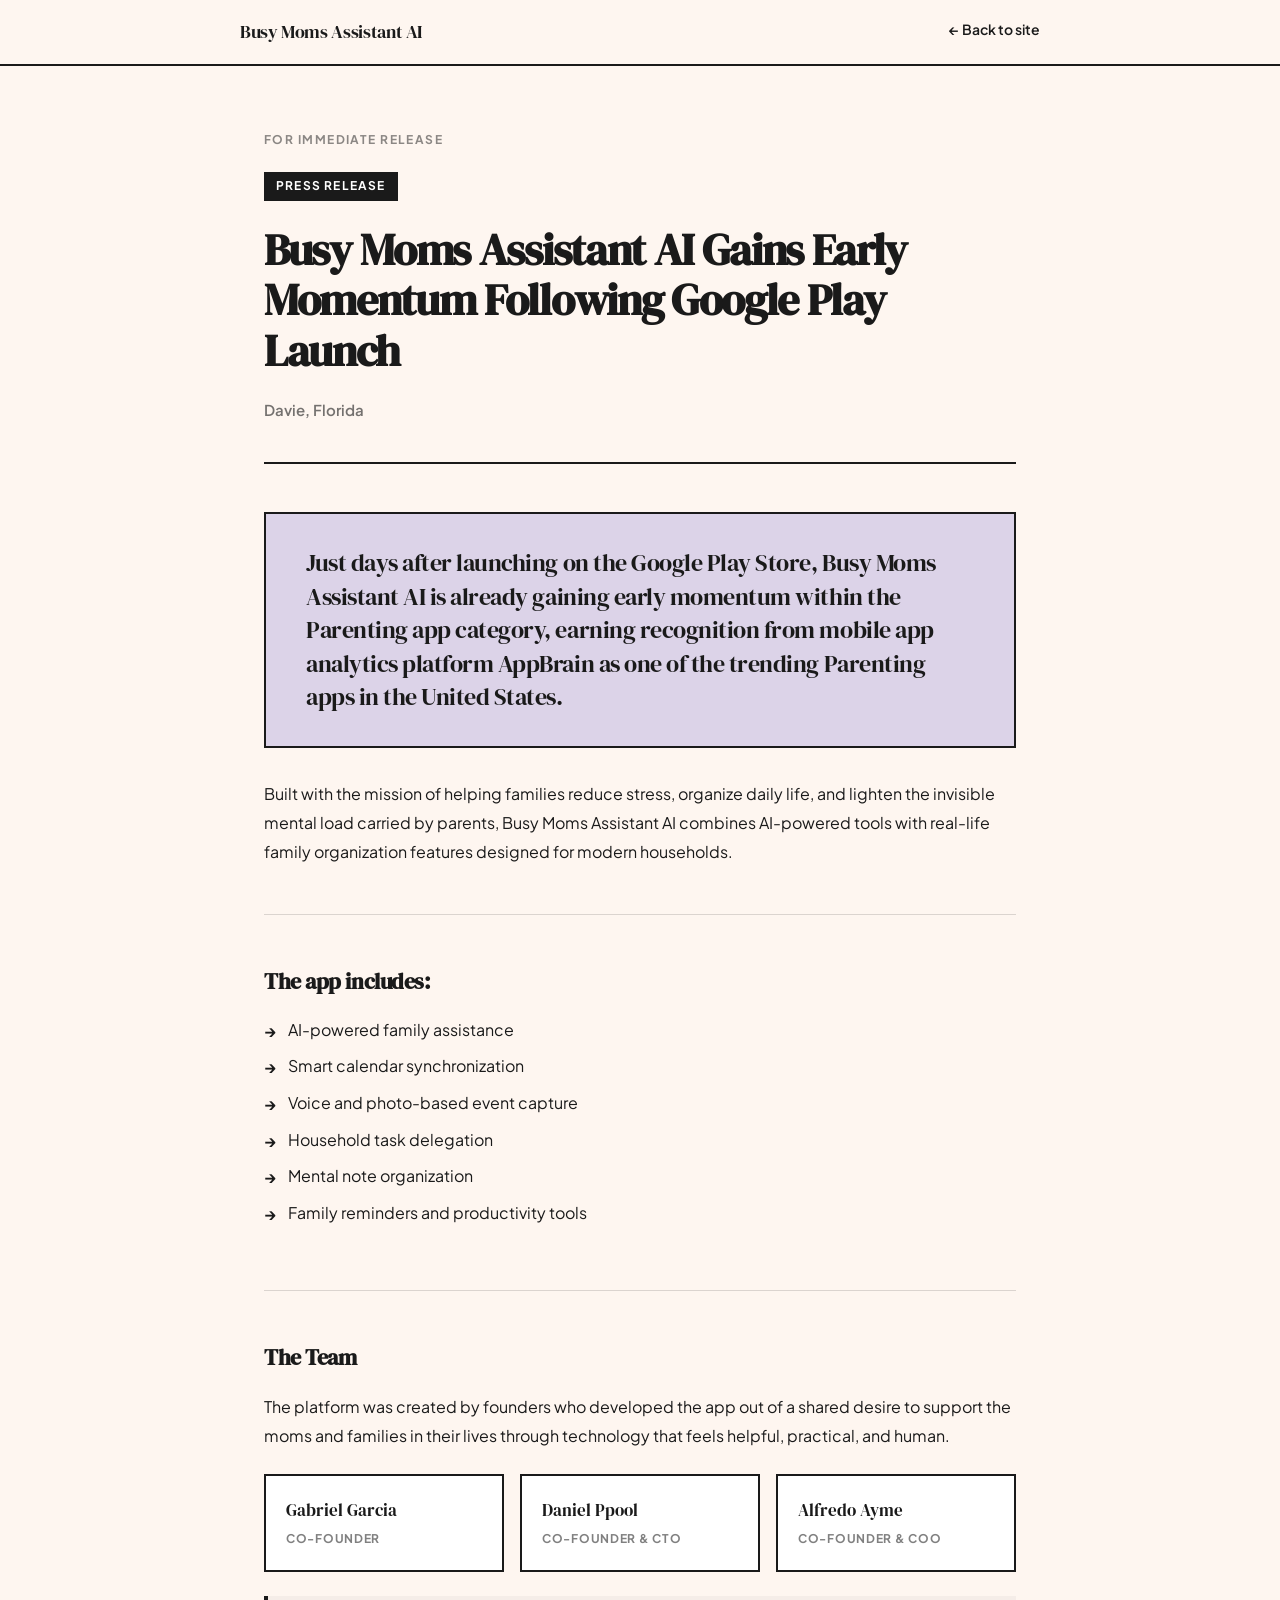
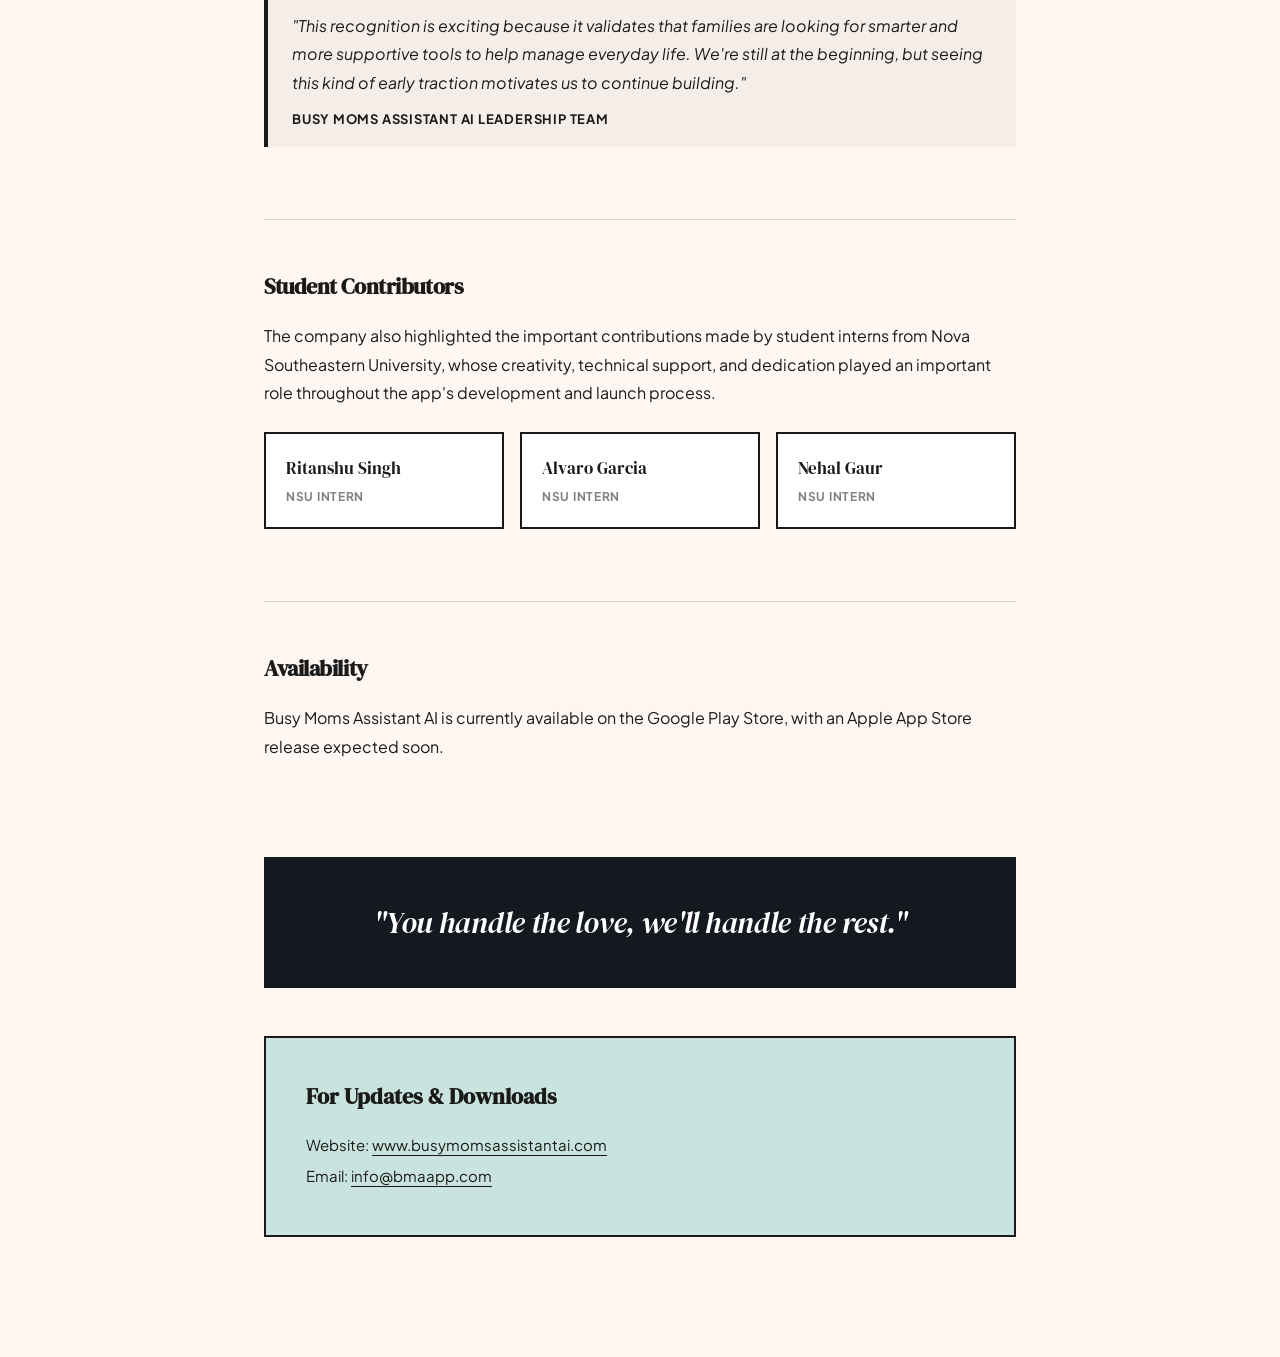
<file: press-release-2.html>
<!DOCTYPE html>
<html lang="en">
<head>
  <meta charset="UTF-8">
  <meta name="viewport" content="width=device-width, initial-scale=1.0">
  <title>Press Release — Busy Moms Assistant AI Gains Early Momentum</title>
  <meta name="description" content="News from Busy Moms Assistant AI: early momentum following our Google Play launch.">
  <link rel="canonical" href="https://www.busymomsassistantai.com/press-release">
  <link rel="icon" href="/favicon.ico" sizes="any">
  <link rel="icon" href="/Images/favicon-32.png" type="image/png" sizes="32x32">
  <link rel="apple-touch-icon" href="/Images/apple-touch-icon.png">
  <meta property="og:type" content="website">
  <meta property="og:site_name" content="Busy Moms Assistant AI">
  <meta property="og:title" content="Press Release — Busy Moms Assistant AI Gains Early Momentum">
  <meta property="og:description" content="News from Busy Moms Assistant AI: early momentum following our Google Play launch.">
  <meta property="og:url" content="https://www.busymomsassistantai.com/press-release">
  <meta property="og:image" content="https://www.busymomsassistantai.com/Images/og-cover.jpg">
  <meta property="og:image:width" content="1200">
  <meta property="og:image:height" content="630">
  <meta property="og:image:alt" content="Mom hugging her two kids on a picnic blanket in the park">
  <meta name="twitter:card" content="summary_large_image">
  <link rel="preconnect" href="https://fonts.googleapis.com">
  <link rel="preconnect" href="https://fonts.gstatic.com" crossorigin>
  <link href="https://fonts.googleapis.com/css2?family=DM+Serif+Display:ital@0;1&family=Plus+Jakarta+Sans:wght@400;500;600;700&display=swap" rel="stylesheet">
  <style>
    *, *::before, *::after { margin: 0; padding: 0; box-sizing: border-box; }

    :root {
      --cream: #FEF6F0;
      --black: #1a1a1a;
      --dark: #14191f;
      --white: #ffffff;
      --lavender: #DCD3E8;
      --mint: #C9E4DE;
      --font-serif: 'DM Serif Display', Georgia, serif;
      --font-sans: 'Plus Jakarta Sans', system-ui, sans-serif;
      --border: 2px solid var(--black);
      --ease: cubic-bezier(0.25, 0.46, 0.45, 0.94);
    }

    html { scroll-behavior: smooth; }

    body {
      font-family: var(--font-sans);
      background: var(--cream);
      color: var(--black);
      line-height: 1.7;
    }

    a { color: inherit; text-decoration: none; }

    /* ── Nav ── */
    .pr-nav {
      position: sticky;
      top: 0;
      z-index: 100;
      background: var(--cream);
      border-bottom: var(--border);
      padding: 0 24px;
    }
    .pr-nav-inner {
      max-width: 800px;
      margin: 0 auto;
      height: 64px;
      display: flex;
      align-items: center;
      justify-content: space-between;
    }
    .pr-nav-logo {
      font-family: var(--font-serif);
      font-size: 18px;
      letter-spacing: -0.02em;
    }
    .pr-back {
      font-size: 14px;
      font-weight: 600;
      display: flex;
      align-items: center;
      gap: 6px;
      border-bottom: 2px solid transparent;
      padding-bottom: 2px;
      transition: border-color 0.2s var(--ease);
    }
    .pr-back:hover { border-color: var(--black); }

    /* ── Page wrapper ── */
    .pr-page {
      max-width: 800px;
      margin: 0 auto;
      padding: 64px 24px 120px;
    }

    /* ── For Immediate Release banner ── */
    .pr-fir {
      font-family: var(--font-sans);
      font-size: 12px;
      font-weight: 700;
      text-transform: uppercase;
      letter-spacing: 0.12em;
      color: var(--black);
      opacity: 0.5;
      margin-bottom: 20px;
    }

    /* ── Header block ── */
    .pr-header {
      border-bottom: var(--border);
      padding-bottom: 40px;
      margin-bottom: 48px;
    }
    .pr-eyebrow {
      font-family: var(--font-sans);
      font-size: 12px;
      font-weight: 700;
      text-transform: uppercase;
      letter-spacing: 0.1em;
      background: var(--black);
      color: var(--white);
      display: inline-block;
      padding: 4px 12px;
      margin-bottom: 24px;
    }
    .pr-headline {
      font-family: var(--font-serif);
      font-size: clamp(28px, 5vw, 44px);
      line-height: 1.15;
      letter-spacing: -0.03em;
      margin-bottom: 20px;
    }
    .pr-dateline {
      font-size: 15px;
      font-weight: 600;
      color: var(--black);
      opacity: 0.6;
    }

    /* ── Body sections ── */
    .pr-section {
      margin-bottom: 48px;
      padding-bottom: 48px;
      border-bottom: 1px solid rgba(26,26,26,0.15);
    }
    .pr-section:last-of-type { border-bottom: none; }

    .pr-section-title {
      font-family: var(--font-serif);
      font-size: 22px;
      letter-spacing: -0.02em;
      margin-bottom: 16px;
    }
    .pr-body {
      font-size: 16px;
      line-height: 1.8;
      margin-bottom: 16px;
    }
    .pr-body:last-child { margin-bottom: 0; }

    .pr-quote {
      border-left: 4px solid var(--black);
      padding: 16px 24px;
      margin: 24px 0;
      background: rgba(26,26,26,0.04);
      font-style: italic;
      font-size: 16px;
      line-height: 1.8;
    }
    .pr-quote cite {
      display: block;
      margin-top: 10px;
      font-style: normal;
      font-weight: 700;
      font-size: 13px;
      text-transform: uppercase;
      letter-spacing: 0.06em;
    }

    .pr-list {
      list-style: none;
      margin: 16px 0;
      display: flex;
      flex-direction: column;
      gap: 10px;
    }
    .pr-list li {
      display: flex;
      gap: 12px;
      font-size: 16px;
      line-height: 1.6;
    }
    .pr-list li::before {
      content: '→';
      font-weight: 700;
      flex-shrink: 0;
      margin-top: 1px;
    }

    /* ── People grid ── */
    .pr-people {
      display: grid;
      grid-template-columns: repeat(auto-fit, minmax(180px, 1fr));
      gap: 16px;
      margin: 24px 0;
    }
    .pr-person {
      border: var(--border);
      padding: 20px;
      background: var(--white);
    }
    .pr-person-name {
      font-family: var(--font-serif);
      font-size: 17px;
      margin-bottom: 4px;
    }
    .pr-person-role {
      font-size: 12px;
      font-weight: 700;
      text-transform: uppercase;
      letter-spacing: 0.06em;
      opacity: 0.55;
    }

    /* ── Highlight stat banner ── */
    .pr-highlight {
      background: var(--lavender);
      border: var(--border);
      padding: 32px 40px;
      margin: 32px 0;
    }
    .pr-highlight p {
      font-family: var(--font-serif);
      font-size: clamp(18px, 2.5vw, 24px);
      letter-spacing: -0.02em;
      line-height: 1.4;
    }

    /* ── Closing statement ── */
    .pr-closing {
      background: var(--dark);
      color: var(--white);
      padding: 40px;
      margin: 48px 0;
      text-align: center;
    }
    .pr-closing .pr-tagline {
      font-family: var(--font-serif);
      font-size: clamp(22px, 3vw, 30px);
      font-style: italic;
      letter-spacing: -0.02em;
      color: var(--white);
    }

    /* ── Footer contact ── */
    .pr-contact {
      background: var(--mint);
      border: var(--border);
      padding: 40px;
    }
    .pr-contact h3 {
      font-family: var(--font-serif);
      font-size: 22px;
      margin-bottom: 16px;
    }
    .pr-contact p { font-size: 15px; margin-bottom: 6px; }
    .pr-contact a {
      border-bottom: 1px solid var(--black);
      padding-bottom: 1px;
    }

    @media (max-width: 600px) {
      .pr-page { padding: 40px 16px 80px; }
      .pr-highlight { padding: 24px 20px; }
      .pr-closing { padding: 28px 20px; }
      .pr-contact { padding: 28px 20px; }
    }
  </style>
</head>
<body>

  <nav class="pr-nav">
    <div class="pr-nav-inner">
      <span class="pr-nav-logo">Busy Moms Assistant AI</span>
      <a href="index.html" class="pr-back">← Back to site</a>
    </div>
  </nav>

  <main class="pr-page">

    <!-- Header -->
    <header class="pr-header">
      <p class="pr-fir">For Immediate Release</p>
      <span class="pr-eyebrow">Press Release</span>
      <h1 class="pr-headline">Busy Moms Assistant AI Gains Early Momentum Following Google Play Launch</h1>
      <p class="pr-dateline">Davie, Florida</p>
    </header>

    <!-- Intro -->
    <section class="pr-section">
      <div class="pr-highlight">
        <p>Just days after launching on the Google Play Store, Busy Moms Assistant AI is already gaining early momentum within the Parenting app category, earning recognition from mobile app analytics platform AppBrain as one of the trending Parenting apps in the United States.</p>
      </div>
      <p class="pr-body">Built with the mission of helping families reduce stress, organize daily life, and lighten the invisible mental load carried by parents, Busy Moms Assistant AI combines AI-powered tools with real-life family organization features designed for modern households.</p>
    </section>

    <!-- Features -->
    <section class="pr-section">
      <h2 class="pr-section-title">The app includes:</h2>
      <ul class="pr-list">
        <li>AI-powered family assistance</li>
        <li>Smart calendar synchronization</li>
        <li>Voice and photo-based event capture</li>
        <li>Household task delegation</li>
        <li>Mental note organization</li>
        <li>Family reminders and productivity tools</li>
      </ul>
    </section>

    <!-- Founders -->
    <section class="pr-section">
      <h2 class="pr-section-title">The Team</h2>
      <p class="pr-body">The platform was created by founders who developed the app out of a shared desire to support the moms and families in their lives through technology that feels helpful, practical, and human.</p>
      <div class="pr-people">
        <div class="pr-person">
          <p class="pr-person-name">Gabriel Garcia</p>
          <p class="pr-person-role">Co-Founder</p>
        </div>
        <div class="pr-person">
          <p class="pr-person-name">Daniel Ppool</p>
          <p class="pr-person-role">Co-Founder &amp; CTO</p>
        </div>
        <div class="pr-person">
          <p class="pr-person-name">Alfredo Ayme</p>
          <p class="pr-person-role">Co-Founder &amp; COO</p>
        </div>
      </div>
      <blockquote class="pr-quote">
        "This recognition is exciting because it validates that families are looking for smarter and more supportive tools to help manage everyday life. We're still at the beginning, but seeing this kind of early traction motivates us to continue building."
        <cite>Busy Moms Assistant AI Leadership Team</cite>
      </blockquote>
    </section>

    <!-- NSU Contributors -->
    <section class="pr-section">
      <h2 class="pr-section-title">Student Contributors</h2>
      <p class="pr-body">The company also highlighted the important contributions made by student interns from Nova Southeastern University, whose creativity, technical support, and dedication played an important role throughout the app's development and launch process.</p>
      <div class="pr-people">
        <div class="pr-person">
          <p class="pr-person-name">Ritanshu Singh</p>
          <p class="pr-person-role">NSU Intern</p>
        </div>
        <div class="pr-person">
          <p class="pr-person-name">Alvaro Garcia</p>
          <p class="pr-person-role">NSU Intern</p>
        </div>
        <div class="pr-person">
          <p class="pr-person-name">Nehal Gaur</p>
          <p class="pr-person-role">NSU Intern</p>
        </div>
      </div>
    </section>

    <!-- Availability -->
    <section class="pr-section">
      <h2 class="pr-section-title">Availability</h2>
      <p class="pr-body">Busy Moms Assistant AI is currently available on the Google Play Store, with an Apple App Store release expected soon.</p>
    </section>

    <!-- Closing -->
    <div class="pr-closing">
      <p class="pr-tagline">"You handle the love, we'll handle the rest."</p>
    </div>

    <!-- Contact -->
    <div class="pr-contact">
      <h3>For Updates &amp; Downloads</h3>
      <p>Website: <a href="https://www.busymomsassistantai.com" target="_blank" rel="noopener">www.busymomsassistantai.com</a></p>
      <p>Email: <a href="mailto:info@bmaapp.com">info@bmaapp.com</a></p>
    </div>

  </main>

</body>
</html>
</file>
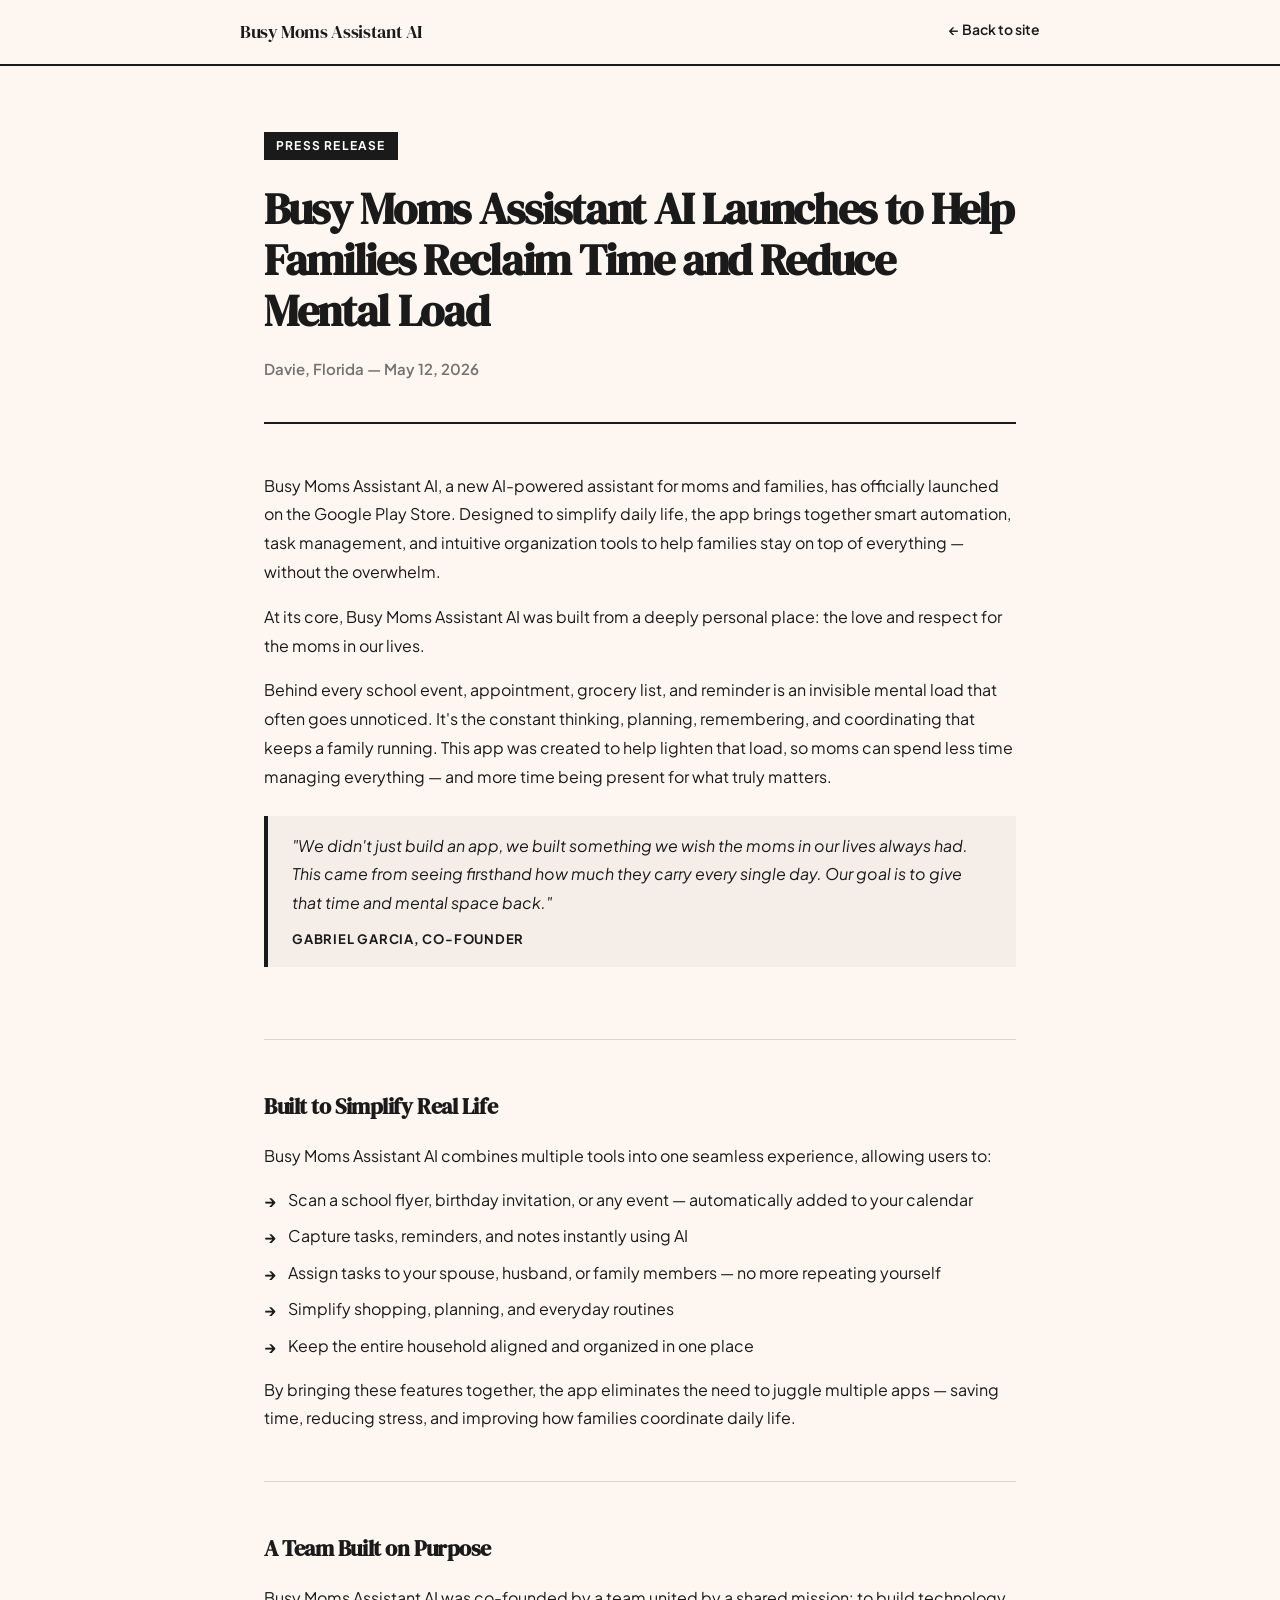
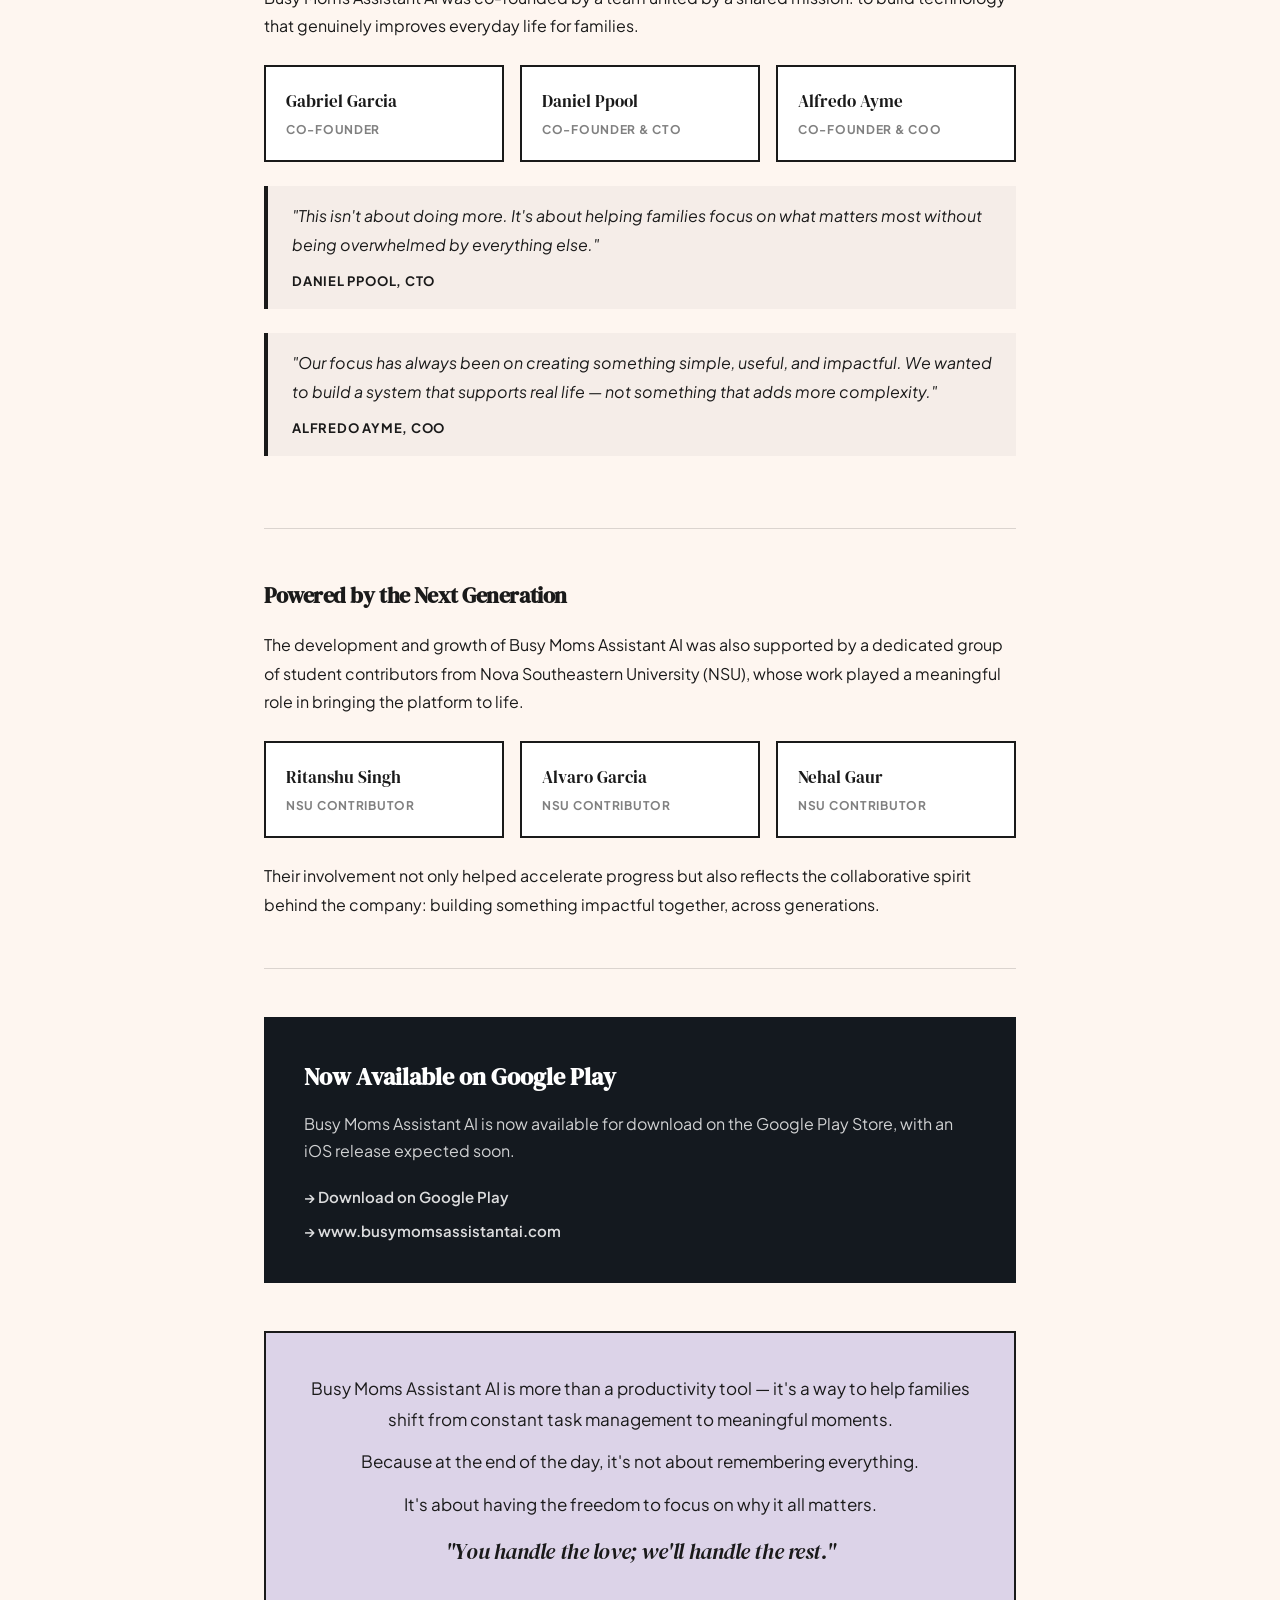
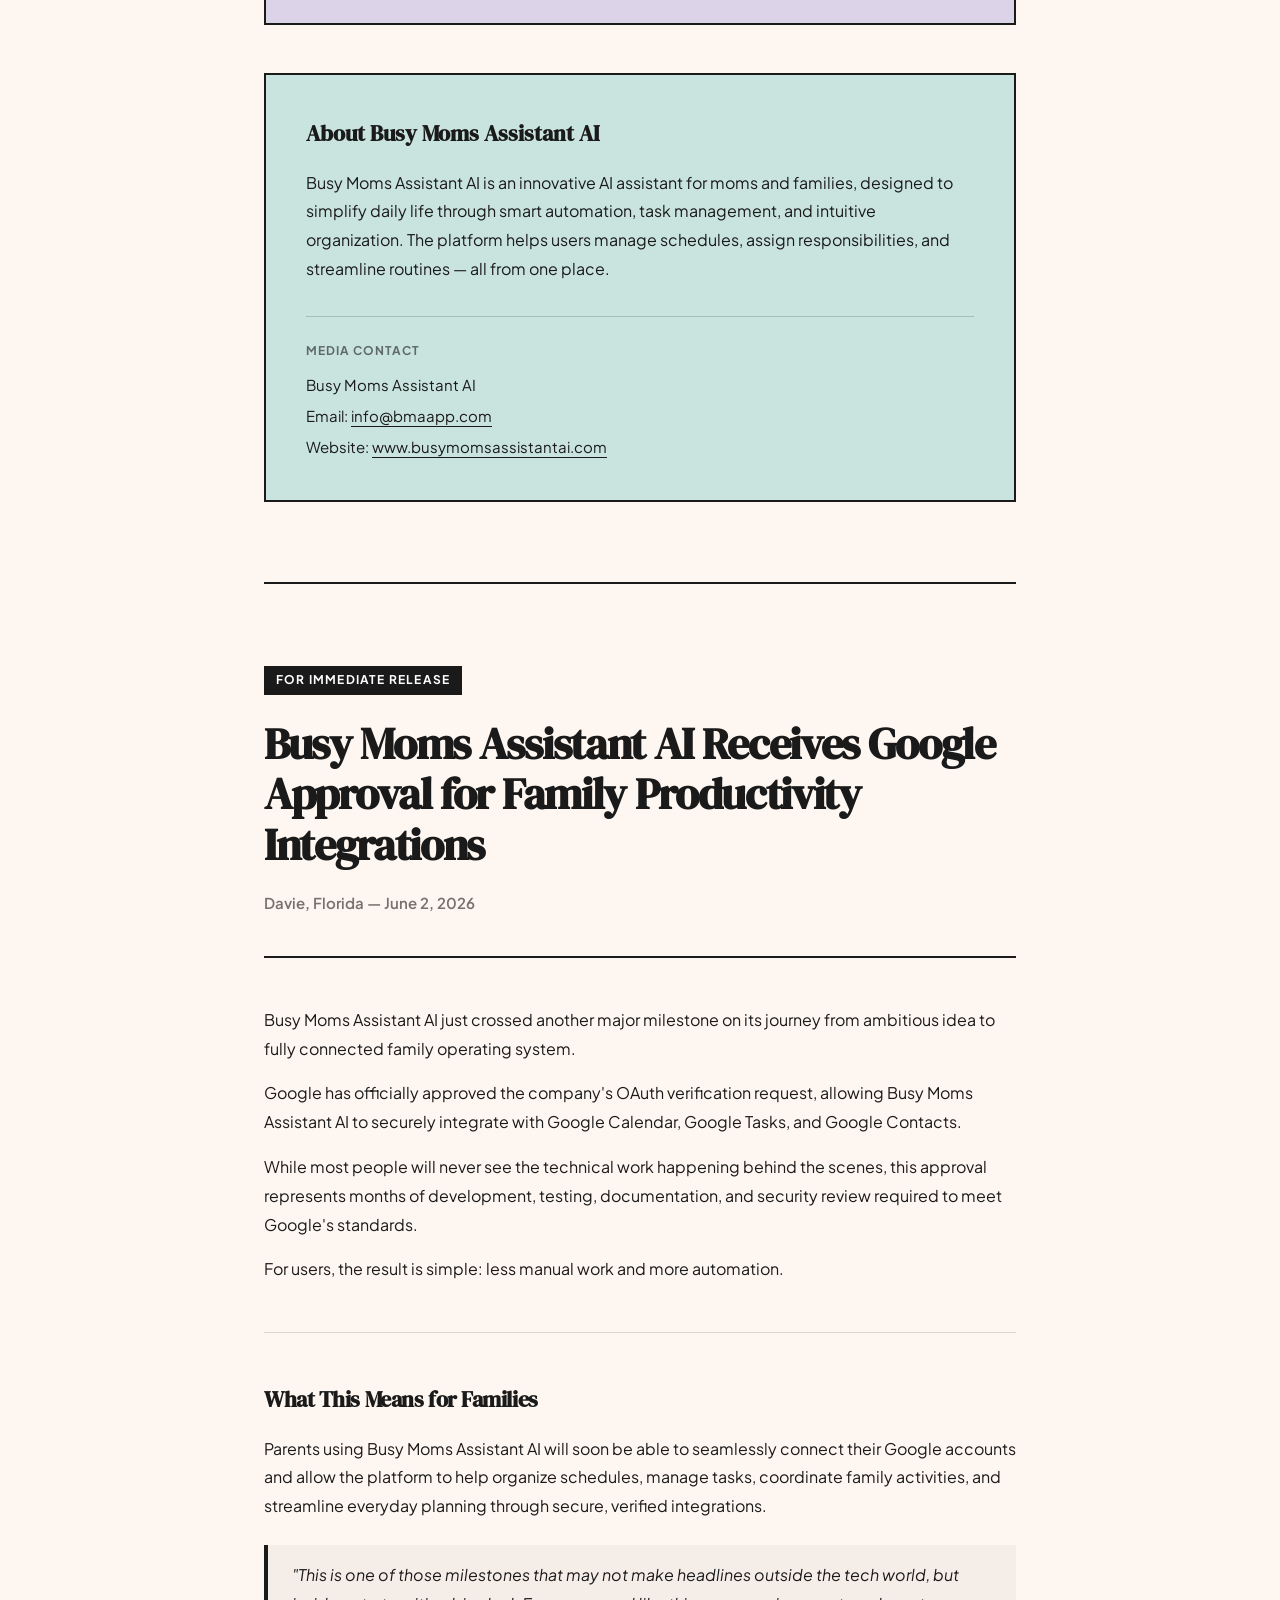
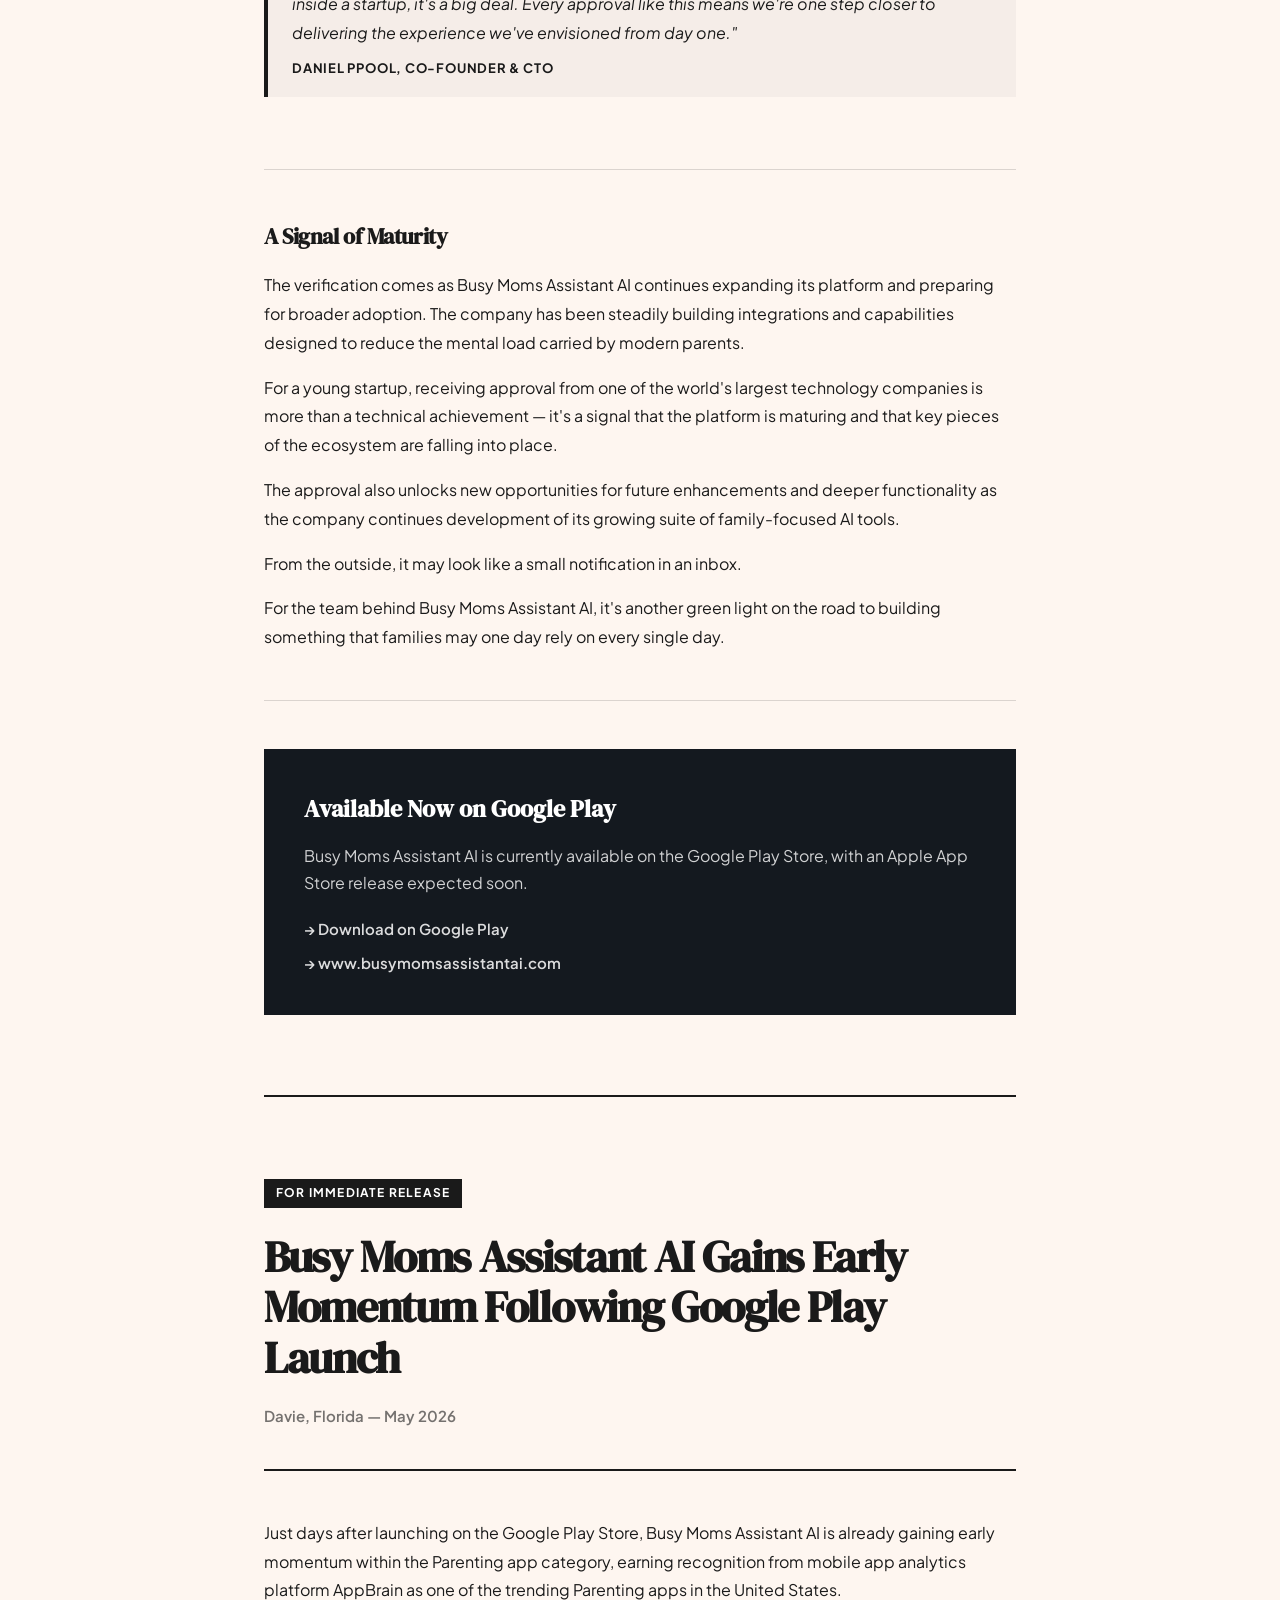
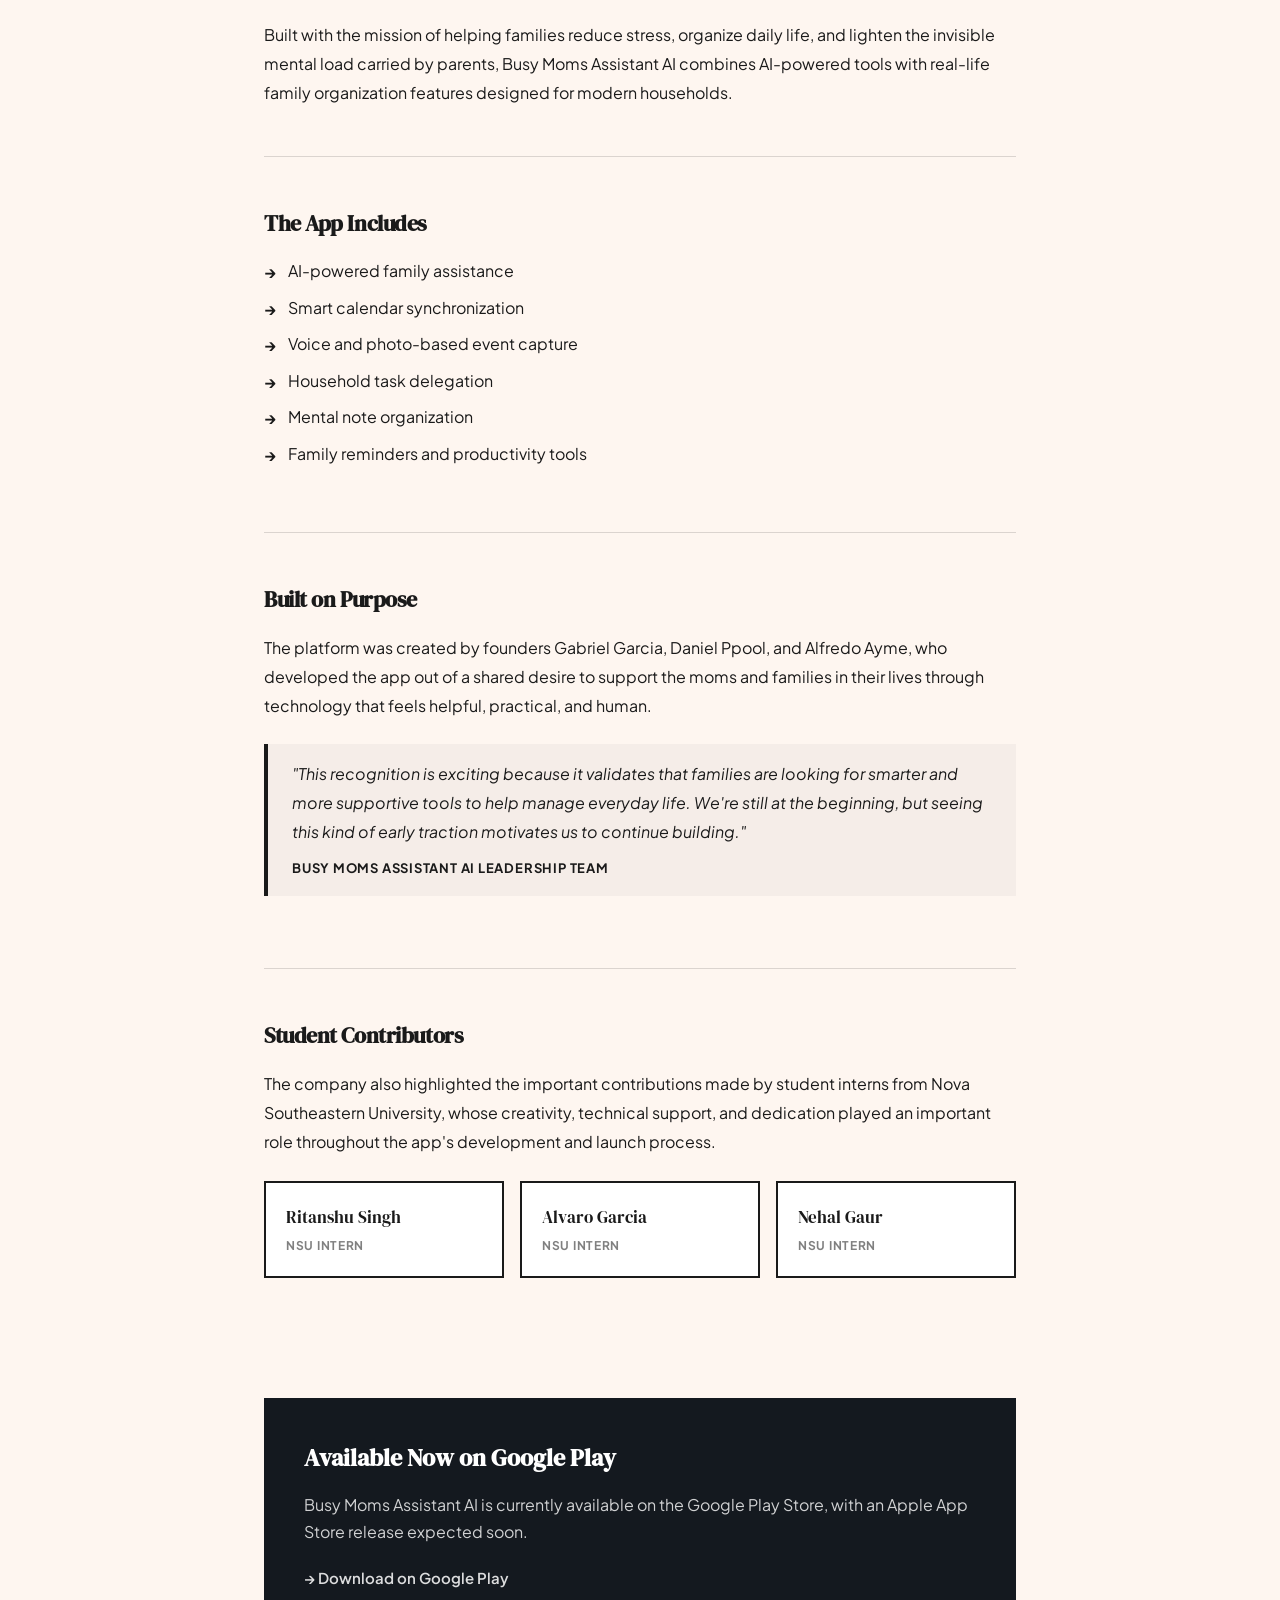
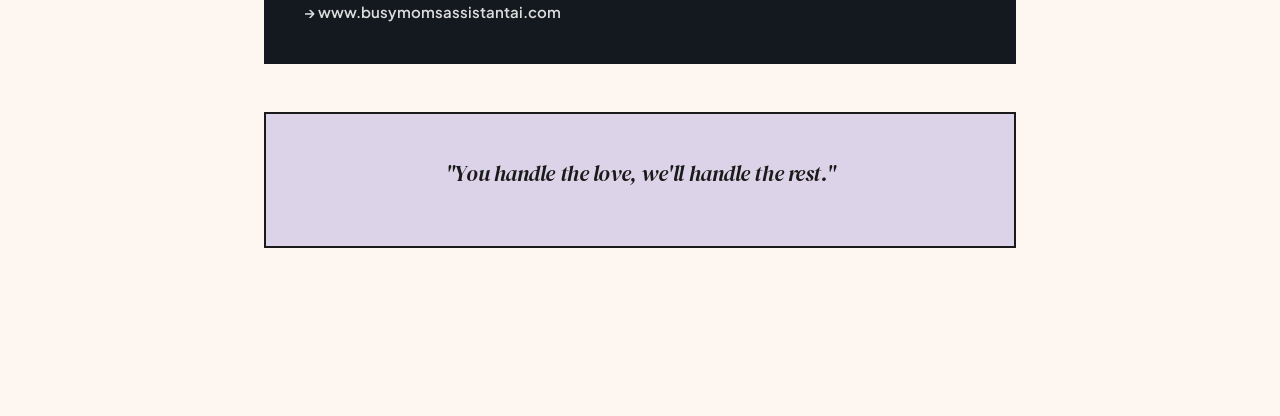
<file: press-release.html>
<!DOCTYPE html>
<html lang="en">
<head>
  <meta charset="UTF-8">
  <meta name="viewport" content="width=device-width, initial-scale=1.0">
  <title>Press Release — Busy Moms Assistant AI</title>
  <meta name="description" content="News from Busy Moms Assistant AI: our Google Play launch, Google approval for family productivity integrations, and early momentum.">
  <link rel="canonical" href="https://www.busymomsassistantai.com/press-release">
  <link rel="icon" href="/favicon.ico" sizes="any">
  <link rel="icon" href="/Images/favicon-32.png" type="image/png" sizes="32x32">
  <link rel="apple-touch-icon" href="/Images/apple-touch-icon.png">
  <meta property="og:type" content="website">
  <meta property="og:site_name" content="Busy Moms Assistant AI">
  <meta property="og:title" content="Press Release — Busy Moms Assistant AI">
  <meta property="og:description" content="News from Busy Moms Assistant AI: our Google Play launch, Google approval for family productivity integrations, and early momentum.">
  <meta property="og:url" content="https://www.busymomsassistantai.com/press-release">
  <meta property="og:image" content="https://www.busymomsassistantai.com/Images/og-cover.jpg">
  <meta property="og:image:width" content="1200">
  <meta property="og:image:height" content="630">
  <meta property="og:image:alt" content="Mom hugging her two kids on a picnic blanket in the park">
  <meta name="twitter:card" content="summary_large_image">
  <link rel="preconnect" href="https://fonts.googleapis.com">
  <link rel="preconnect" href="https://fonts.gstatic.com" crossorigin>
  <link href="https://fonts.googleapis.com/css2?family=DM+Serif+Display:ital@0;1&family=Plus+Jakarta+Sans:wght@400;500;600;700&display=swap" rel="stylesheet">
  <style>
    *, *::before, *::after { margin: 0; padding: 0; box-sizing: border-box; }

    :root {
      --cream: #FEF6F0;
      --black: #1a1a1a;
      --dark: #14191f;
      --white: #ffffff;
      --lavender: #DCD3E8;
      --mint: #C9E4DE;
      --font-serif: 'DM Serif Display', Georgia, serif;
      --font-sans: 'Plus Jakarta Sans', system-ui, sans-serif;
      --border: 2px solid var(--black);
      --ease: cubic-bezier(0.25, 0.46, 0.45, 0.94);
    }

    html { scroll-behavior: smooth; }

    body {
      font-family: var(--font-sans);
      background: var(--cream);
      color: var(--black);
      line-height: 1.7;
    }

    a { color: inherit; text-decoration: none; }

    /* ── Nav ── */
    .pr-nav {
      position: sticky;
      top: 0;
      z-index: 100;
      background: var(--cream);
      border-bottom: var(--border);
      padding: 0 24px;
    }
    .pr-nav-inner {
      max-width: 800px;
      margin: 0 auto;
      height: 64px;
      display: flex;
      align-items: center;
      justify-content: space-between;
    }
    .pr-nav-logo {
      font-family: var(--font-serif);
      font-size: 18px;
      letter-spacing: -0.02em;
    }
    .pr-back {
      font-size: 14px;
      font-weight: 600;
      display: flex;
      align-items: center;
      gap: 6px;
      border-bottom: 2px solid transparent;
      padding-bottom: 2px;
      transition: border-color 0.2s var(--ease);
    }
    .pr-back:hover { border-color: var(--black); }

    /* ── Page wrapper ── */
    .pr-page {
      max-width: 800px;
      margin: 0 auto;
      padding: 64px 24px 120px;
    }

    /* ── Header block ── */
    .pr-header {
      border-bottom: var(--border);
      padding-bottom: 40px;
      margin-bottom: 48px;
    }
    .pr-eyebrow {
      font-family: var(--font-sans);
      font-size: 12px;
      font-weight: 700;
      text-transform: uppercase;
      letter-spacing: 0.1em;
      background: var(--black);
      color: var(--white);
      display: inline-block;
      padding: 4px 12px;
      margin-bottom: 24px;
    }
    .pr-headline {
      font-family: var(--font-serif);
      font-size: clamp(28px, 5vw, 44px);
      line-height: 1.15;
      letter-spacing: -0.03em;
      margin-bottom: 20px;
    }
    .pr-dateline {
      font-size: 15px;
      font-weight: 600;
      color: var(--black);
      opacity: 0.6;
    }

    /* ── Body sections ── */
    .pr-section {
      margin-bottom: 48px;
      padding-bottom: 48px;
      border-bottom: 1px solid rgba(26,26,26,0.15);
    }
    .pr-section:last-of-type {
      border-bottom: none;
    }
    .pr-section-title {
      font-family: var(--font-serif);
      font-size: 22px;
      letter-spacing: -0.02em;
      margin-bottom: 16px;
    }
    .pr-body {
      font-size: 16px;
      line-height: 1.8;
      margin-bottom: 16px;
      color: var(--black);
    }
    .pr-body:last-child { margin-bottom: 0; }

    .pr-quote {
      border-left: 4px solid var(--black);
      padding: 16px 24px;
      margin: 24px 0;
      background: rgba(26,26,26,0.04);
      font-style: italic;
      font-size: 16px;
      line-height: 1.8;
    }
    .pr-quote cite {
      display: block;
      margin-top: 10px;
      font-style: normal;
      font-weight: 700;
      font-size: 13px;
      text-transform: uppercase;
      letter-spacing: 0.06em;
    }

    .pr-list {
      list-style: none;
      margin: 16px 0;
      display: flex;
      flex-direction: column;
      gap: 10px;
    }
    .pr-list li {
      display: flex;
      gap: 12px;
      font-size: 16px;
      line-height: 1.6;
    }
    .pr-list li::before {
      content: '→';
      font-weight: 700;
      flex-shrink: 0;
      margin-top: 1px;
    }

    /* ── People grid ── */
    .pr-people {
      display: grid;
      grid-template-columns: repeat(auto-fit, minmax(200px, 1fr));
      gap: 16px;
      margin: 24px 0;
    }
    .pr-person {
      border: var(--border);
      padding: 20px;
      background: var(--white);
    }
    .pr-person-name {
      font-family: var(--font-serif);
      font-size: 17px;
      margin-bottom: 4px;
    }
    .pr-person-role {
      font-size: 12px;
      font-weight: 700;
      text-transform: uppercase;
      letter-spacing: 0.06em;
      opacity: 0.55;
    }

    /* ── Availability block ── */
    .pr-availability {
      background: var(--dark);
      color: var(--white);
      padding: 40px;
      margin: 48px 0;
    }
    .pr-availability h3 {
      font-family: var(--font-serif);
      font-size: 24px;
      margin-bottom: 12px;
      color: var(--white);
    }
    .pr-availability p {
      font-size: 16px;
      opacity: 0.8;
      margin-bottom: 20px;
    }
    .pr-availability-links {
      display: flex;
      flex-direction: column;
      gap: 8px;
    }
    .pr-availability-links a {
      font-size: 15px;
      font-weight: 600;
      color: var(--white);
      opacity: 0.85;
      display: flex;
      align-items: center;
      gap: 8px;
      transition: opacity 0.2s;
    }
    .pr-availability-links a:hover { opacity: 1; }

    /* ── Closing statement ── */
    .pr-closing {
      background: var(--lavender);
      border: var(--border);
      padding: 40px;
      margin: 48px 0;
      text-align: center;
    }
    .pr-closing p {
      font-size: 17px;
      line-height: 1.8;
      margin-bottom: 12px;
    }
    .pr-closing .pr-tagline {
      font-family: var(--font-serif);
      font-size: 22px;
      font-style: italic;
      letter-spacing: -0.02em;
    }

    /* ── Release divider ── */
    .pr-release-divider {
      border: none;
      border-top: var(--border);
      margin: 80px 0;
    }

    /* ── About & contact ── */
    .pr-about {
      background: var(--mint);
      border: var(--border);
      padding: 40px;
    }
    .pr-about h3 {
      font-family: var(--font-serif);
      font-size: 22px;
      margin-bottom: 16px;
    }
    .pr-about p { font-size: 16px; line-height: 1.8; margin-bottom: 12px; }
    .pr-about p:last-child { margin-bottom: 0; }
    .pr-contact-block {
      margin-top: 32px;
      padding-top: 24px;
      border-top: 1px solid rgba(26,26,26,0.2);
    }
    .pr-contact-block h4 {
      font-family: var(--font-sans);
      font-size: 12px;
      font-weight: 700;
      text-transform: uppercase;
      letter-spacing: 0.08em;
      margin-bottom: 10px;
      opacity: 0.6;
    }
    .pr-contact-block p { font-size: 15px; margin-bottom: 4px; }
    .pr-contact-block a {
      border-bottom: 1px solid var(--black);
      padding-bottom: 1px;
    }

    @media (max-width: 600px) {
      .pr-page { padding: 40px 16px 80px; }
      .pr-availability { padding: 28px 20px; }
      .pr-closing { padding: 28px 20px; }
      .pr-about { padding: 28px 20px; }
    }
  </style>
</head>
<body>

  <nav class="pr-nav">
    <div class="pr-nav-inner">
      <span class="pr-nav-logo">Busy Moms Assistant AI</span>
      <a href="index.html" class="pr-back">← Back to site</a>
    </div>
  </nav>

  <main class="pr-page">

    <!-- Header — Release 1 -->
    <header class="pr-header" id="release-1">
      <span class="pr-eyebrow">Press Release</span>
      <h1 class="pr-headline">Busy Moms Assistant AI Launches to Help Families Reclaim Time and Reduce Mental Load</h1>
      <p class="pr-dateline">Davie, Florida &mdash; May 12, 2026</p>
    </header>

    <!-- Intro -->
    <section class="pr-section">
      <p class="pr-body">Busy Moms Assistant AI, a new AI-powered assistant for moms and families, has officially launched on the Google Play Store. Designed to simplify daily life, the app brings together smart automation, task management, and intuitive organization tools to help families stay on top of everything &mdash; without the overwhelm.</p>
      <p class="pr-body">At its core, Busy Moms Assistant AI was built from a deeply personal place: the love and respect for the moms in our lives.</p>
      <p class="pr-body">Behind every school event, appointment, grocery list, and reminder is an invisible mental load that often goes unnoticed. It's the constant thinking, planning, remembering, and coordinating that keeps a family running. This app was created to help lighten that load, so moms can spend less time managing everything &mdash; and more time being present for what truly matters.</p>
      <blockquote class="pr-quote">
        "We didn't just build an app, we built something we wish the moms in our lives always had. This came from seeing firsthand how much they carry every single day. Our goal is to give that time and mental space back."
        <cite>Gabriel Garcia, Co-Founder</cite>
      </blockquote>
    </section>

    <!-- Built to Simplify -->
    <section class="pr-section">
      <h2 class="pr-section-title">Built to Simplify Real Life</h2>
      <p class="pr-body">Busy Moms Assistant AI combines multiple tools into one seamless experience, allowing users to:</p>
      <ul class="pr-list">
        <li>Scan a school flyer, birthday invitation, or any event &mdash; automatically added to your calendar</li>
        <li>Capture tasks, reminders, and notes instantly using AI</li>
        <li>Assign tasks to your spouse, husband, or family members &mdash; no more repeating yourself</li>
        <li>Simplify shopping, planning, and everyday routines</li>
        <li>Keep the entire household aligned and organized in one place</li>
      </ul>
      <p class="pr-body">By bringing these features together, the app eliminates the need to juggle multiple apps &mdash; saving time, reducing stress, and improving how families coordinate daily life.</p>
    </section>

    <!-- Team -->
    <section class="pr-section">
      <h2 class="pr-section-title">A Team Built on Purpose</h2>
      <p class="pr-body">Busy Moms Assistant AI was co-founded by a team united by a shared mission: to build technology that genuinely improves everyday life for families.</p>
      <div class="pr-people">
        <div class="pr-person">
          <p class="pr-person-name">Gabriel Garcia</p>
          <p class="pr-person-role">Co-Founder</p>
        </div>
        <div class="pr-person">
          <p class="pr-person-name">Daniel Ppool</p>
          <p class="pr-person-role">Co-Founder &amp; CTO</p>
        </div>
        <div class="pr-person">
          <p class="pr-person-name">Alfredo Ayme</p>
          <p class="pr-person-role">Co-Founder &amp; COO</p>
        </div>
      </div>
      <blockquote class="pr-quote">
        "This isn't about doing more. It's about helping families focus on what matters most without being overwhelmed by everything else."
        <cite>Daniel Ppool, CTO</cite>
      </blockquote>
      <blockquote class="pr-quote">
        "Our focus has always been on creating something simple, useful, and impactful. We wanted to build a system that supports real life &mdash; not something that adds more complexity."
        <cite>Alfredo Ayme, COO</cite>
      </blockquote>
    </section>

    <!-- NSU Contributors -->
    <section class="pr-section">
      <h2 class="pr-section-title">Powered by the Next Generation</h2>
      <p class="pr-body">The development and growth of Busy Moms Assistant AI was also supported by a dedicated group of student contributors from Nova Southeastern University (NSU), whose work played a meaningful role in bringing the platform to life.</p>
      <div class="pr-people">
        <div class="pr-person">
          <p class="pr-person-name">Ritanshu Singh</p>
          <p class="pr-person-role">NSU Contributor</p>
        </div>
        <div class="pr-person">
          <p class="pr-person-name">Alvaro Garcia</p>
          <p class="pr-person-role">NSU Contributor</p>
        </div>
        <div class="pr-person">
          <p class="pr-person-name">Nehal Gaur</p>
          <p class="pr-person-role">NSU Contributor</p>
        </div>
      </div>
      <p class="pr-body">Their involvement not only helped accelerate progress but also reflects the collaborative spirit behind the company: building something impactful together, across generations.</p>
    </section>

    <!-- Availability -->
    <div class="pr-availability">
      <h3>Now Available on Google Play</h3>
      <p>Busy Moms Assistant AI is now available for download on the Google Play Store, with an iOS release expected soon.</p>
      <div class="pr-availability-links">
        <a href="https://play.google.com/store/apps/details?id=com.busymoms.mobile" target="_blank" rel="noopener">→ Download on Google Play</a>
        <a href="https://www.busymomsassistantai.com" target="_blank" rel="noopener">→ www.busymomsassistantai.com</a>
      </div>
    </div>

    <!-- Closing -->
    <div class="pr-closing">
      <p>Busy Moms Assistant AI is more than a productivity tool &mdash; it's a way to help families shift from constant task management to meaningful moments.</p>
      <p>Because at the end of the day, it's not about remembering everything.</p>
      <p>It's about having the freedom to focus on why it all matters.</p>
      <p class="pr-tagline">"You handle the love; we'll handle the rest."</p>
    </div>

    <!-- About & Contact -->
    <div class="pr-about">
      <h3>About Busy Moms Assistant AI</h3>
      <p>Busy Moms Assistant AI is an innovative AI assistant for moms and families, designed to simplify daily life through smart automation, task management, and intuitive organization. The platform helps users manage schedules, assign responsibilities, and streamline routines &mdash; all from one place.</p>
      <div class="pr-contact-block">
        <h4>Media Contact</h4>
        <p>Busy Moms Assistant AI</p>
        <p>Email: <a href="mailto:info@bmaapp.com">info@bmaapp.com</a></p>
        <p>Website: <a href="https://www.busymomsassistantai.com" target="_blank" rel="noopener">www.busymomsassistantai.com</a></p>
      </div>
    </div>

    <!-- ═══════════════════════════════ -->
    <hr class="pr-release-divider">

    <!-- Header — Release 3 -->
    <header class="pr-header" id="release-3">
      <span class="pr-eyebrow">For Immediate Release</span>
      <h2 class="pr-headline">Busy Moms Assistant AI Receives Google Approval for Family Productivity Integrations</h2>
      <p class="pr-dateline">Davie, Florida &mdash; June 2, 2026</p>
    </header>

    <!-- Google approval intro -->
    <section class="pr-section">
      <p class="pr-body">Busy Moms Assistant AI just crossed another major milestone on its journey from ambitious idea to fully connected family operating system.</p>
      <p class="pr-body">Google has officially approved the company's OAuth verification request, allowing Busy Moms Assistant AI to securely integrate with Google Calendar, Google Tasks, and Google Contacts.</p>
      <p class="pr-body">While most people will never see the technical work happening behind the scenes, this approval represents months of development, testing, documentation, and security review required to meet Google's standards.</p>
      <p class="pr-body">For users, the result is simple: less manual work and more automation.</p>
    </section>

    <!-- What it means -->
    <section class="pr-section">
      <h2 class="pr-section-title">What This Means for Families</h2>
      <p class="pr-body">Parents using Busy Moms Assistant AI will soon be able to seamlessly connect their Google accounts and allow the platform to help organize schedules, manage tasks, coordinate family activities, and streamline everyday planning through secure, verified integrations.</p>
      <blockquote class="pr-quote">
        "This is one of those milestones that may not make headlines outside the tech world, but inside a startup, it's a big deal. Every approval like this means we're one step closer to delivering the experience we've envisioned from day one."
        <cite>Daniel Ppool, Co-Founder &amp; CTO</cite>
      </blockquote>
    </section>

    <!-- Bigger picture -->
    <section class="pr-section">
      <h2 class="pr-section-title">A Signal of Maturity</h2>
      <p class="pr-body">The verification comes as Busy Moms Assistant AI continues expanding its platform and preparing for broader adoption. The company has been steadily building integrations and capabilities designed to reduce the mental load carried by modern parents.</p>
      <p class="pr-body">For a young startup, receiving approval from one of the world's largest technology companies is more than a technical achievement — it's a signal that the platform is maturing and that key pieces of the ecosystem are falling into place.</p>
      <p class="pr-body">The approval also unlocks new opportunities for future enhancements and deeper functionality as the company continues development of its growing suite of family-focused AI tools.</p>
      <p class="pr-body">From the outside, it may look like a small notification in an inbox.</p>
      <p class="pr-body">For the team behind Busy Moms Assistant AI, it's another green light on the road to building something that families may one day rely on every single day.</p>
    </section>

    <!-- Availability -->
    <div class="pr-availability">
      <h3>Available Now on Google Play</h3>
      <p>Busy Moms Assistant AI is currently available on the Google Play Store, with an Apple App Store release expected soon.</p>
      <div class="pr-availability-links">
        <a href="https://play.google.com/store/apps/details?id=com.busymoms.mobile" target="_blank" rel="noopener">→ Download on Google Play</a>
        <a href="https://www.busymomsassistantai.com" target="_blank" rel="noopener">→ www.busymomsassistantai.com</a>
      </div>
    </div>

    <!-- ═══════════════════════════════ -->
    <hr class="pr-release-divider">

    <!-- Header — Release 2 -->
    <header class="pr-header" id="release-2">
      <span class="pr-eyebrow">For Immediate Release</span>
      <h2 class="pr-headline">Busy Moms Assistant AI Gains Early Momentum Following Google Play Launch</h2>
      <p class="pr-dateline">Davie, Florida &mdash; May 2026</p>
    </header>

    <!-- Momentum intro -->
    <section class="pr-section">
      <p class="pr-body">Just days after launching on the Google Play Store, Busy Moms Assistant AI is already gaining early momentum within the Parenting app category, earning recognition from mobile app analytics platform AppBrain as one of the trending Parenting apps in the United States.</p>
      <p class="pr-body">Built with the mission of helping families reduce stress, organize daily life, and lighten the invisible mental load carried by parents, Busy Moms Assistant AI combines AI-powered tools with real-life family organization features designed for modern households.</p>
    </section>

    <!-- Features -->
    <section class="pr-section">
      <h2 class="pr-section-title">The App Includes</h2>
      <ul class="pr-list">
        <li>AI-powered family assistance</li>
        <li>Smart calendar synchronization</li>
        <li>Voice and photo-based event capture</li>
        <li>Household task delegation</li>
        <li>Mental note organization</li>
        <li>Family reminders and productivity tools</li>
      </ul>
    </section>

    <!-- Founders & Quote -->
    <section class="pr-section">
      <h2 class="pr-section-title">Built on Purpose</h2>
      <p class="pr-body">The platform was created by founders Gabriel Garcia, Daniel Ppool, and Alfredo Ayme, who developed the app out of a shared desire to support the moms and families in their lives through technology that feels helpful, practical, and human.</p>
      <blockquote class="pr-quote">
        "This recognition is exciting because it validates that families are looking for smarter and more supportive tools to help manage everyday life. We're still at the beginning, but seeing this kind of early traction motivates us to continue building."
        <cite>Busy Moms Assistant AI Leadership Team</cite>
      </blockquote>
    </section>

    <!-- NSU Contributors -->
    <section class="pr-section">
      <h2 class="pr-section-title">Student Contributors</h2>
      <p class="pr-body">The company also highlighted the important contributions made by student interns from Nova Southeastern University, whose creativity, technical support, and dedication played an important role throughout the app's development and launch process.</p>
      <div class="pr-people">
        <div class="pr-person">
          <p class="pr-person-name">Ritanshu Singh</p>
          <p class="pr-person-role">NSU Intern</p>
        </div>
        <div class="pr-person">
          <p class="pr-person-name">Alvaro Garcia</p>
          <p class="pr-person-role">NSU Intern</p>
        </div>
        <div class="pr-person">
          <p class="pr-person-name">Nehal Gaur</p>
          <p class="pr-person-role">NSU Intern</p>
        </div>
      </div>
    </section>

    <!-- Availability -->
    <div class="pr-availability">
      <h3>Available Now on Google Play</h3>
      <p>Busy Moms Assistant AI is currently available on the Google Play Store, with an Apple App Store release expected soon.</p>
      <div class="pr-availability-links">
        <a href="https://play.google.com/store/apps/details?id=com.busymoms.mobile" target="_blank" rel="noopener">→ Download on Google Play</a>
        <a href="https://www.busymomsassistantai.com" target="_blank" rel="noopener">→ www.busymomsassistantai.com</a>
      </div>
    </div>

    <!-- Closing -->
    <div class="pr-closing">
      <p class="pr-tagline">"You handle the love, we'll handle the rest."</p>
    </div>

  </main>

</body>
</html>
</file>
